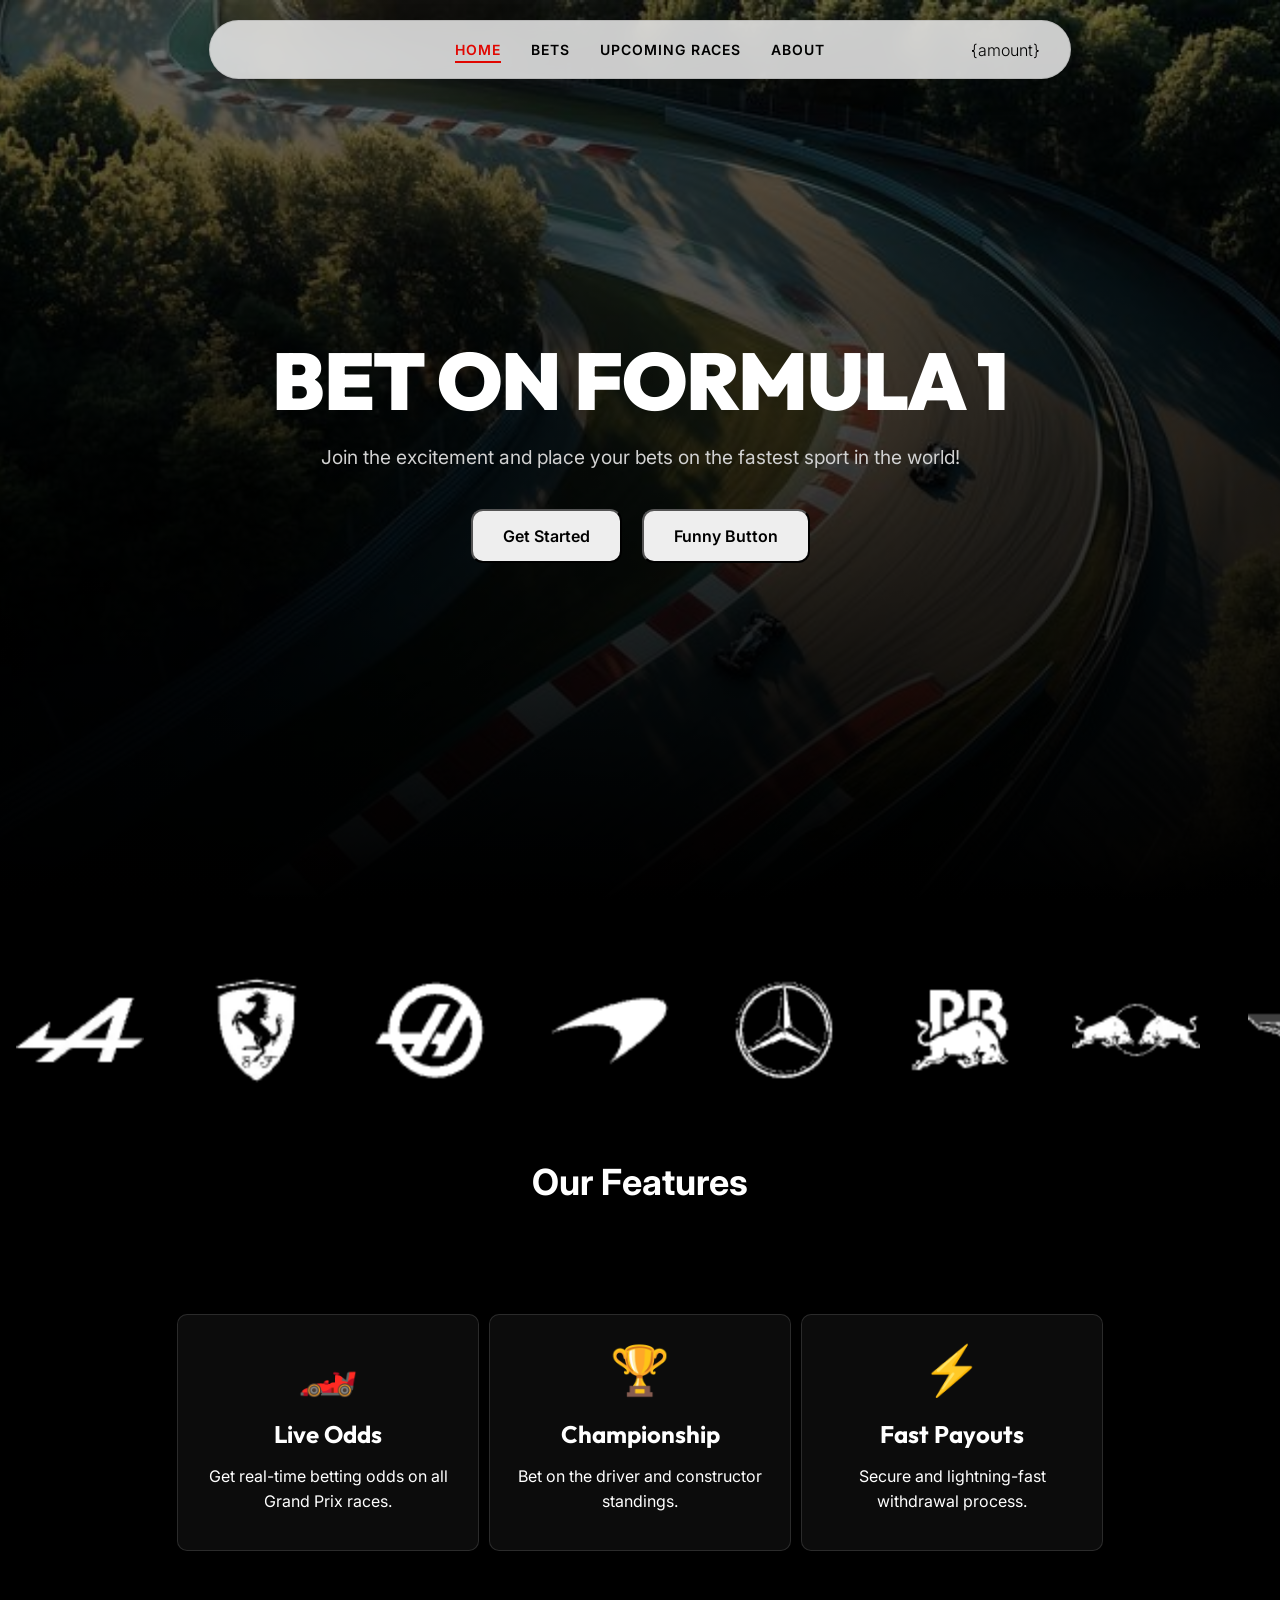
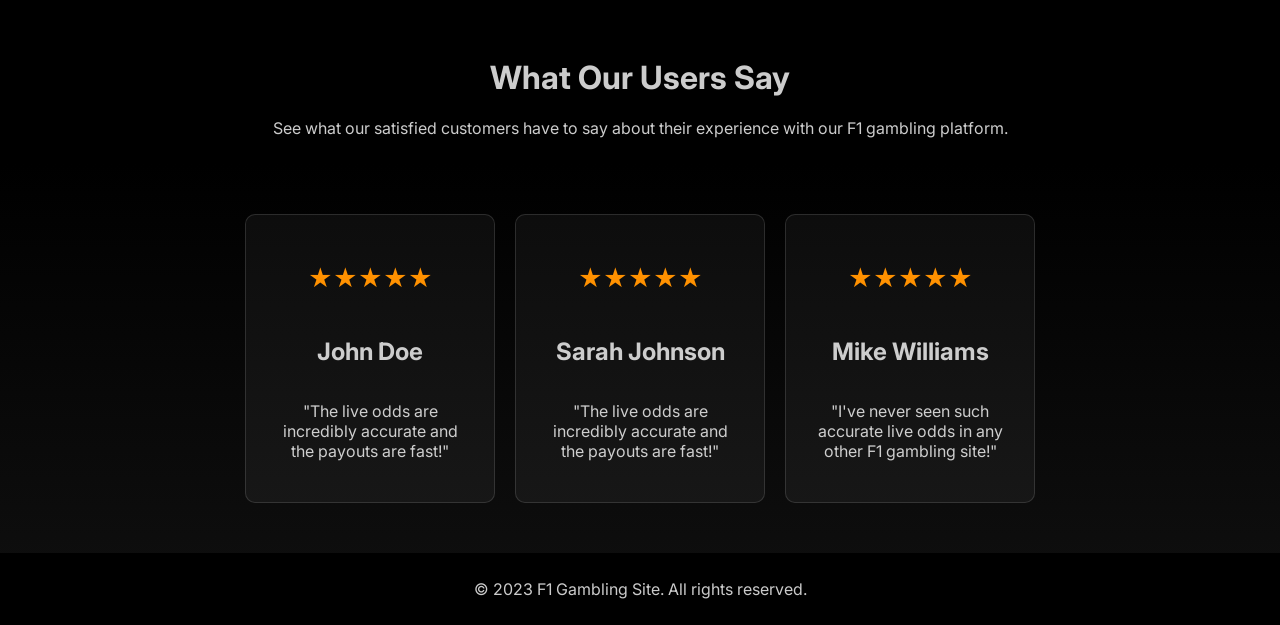
<file: index.html>
<!DOCTYPE html>
<html lang="en">

<head>
    <meta charset="UTF-8">
    <meta name="viewport" content="width=device-width, initial-scale=1.0">
    <link rel="stylesheet" href="./globals.css">
    <link href="https://fonts.googleapis.com/css2?family=Inter:wght@400;600;800&family=Outfit:wght@700;900&display=swap"
        rel="stylesheet">
    <link rel="stylesheet" href="./index.css">
    <title>F1 Gambling Site</title>
</head>

<body>
    <nav>
        <div class="nav-links">
            <a href="/index.html" class="active">Home</a>
            <a href="/pages/bet.html">Bets</a>
            <a href="/pages/upcoming.html">Upcoming Races</a>
            <a href="/pages/about.html">About</a>
        </div>
        <div class="amount">{amount}</div>

    </nav>
    

    <header class="hero">
        <div class="hero-overlay"></div>
        <img class="hero-bg"
            src="/pictures/Temp Landing BG.jpg"
            alt="F1 Racing Car">
        <div class="hero-content">
            <h1 id="title">Bet on Formula 1</h1>
            <h5>Join the excitement and place your bets on the fastest sport in the world!</h5>
            <div class="hero-buttons">
                <button href="/pages/bet.html">Get Started</button>
                <button>Funny Button</button>
            </div>
        </div>
    </header>
    
     <div class="carousel">
        <div class="group_carousel">
            <img class="team_card" src="/pictures/team_logos/2025alpinelogowhite.avif" alt="">
            <img class="team_card" src="/pictures/team_logos/2025ferrarilogolight.avif" alt="">
            <img class="team_card" src="/pictures/team_logos/2025haaslogowhite.avif" alt="">
            <img class="team_card" src="/pictures/team_logos/2025mclarenlogowhite.avif" alt="">
            <img class="team_card" src="/pictures/team_logos/2025mercedeslogowhite.avif" alt="">
            <img class="team_card" src="/pictures/team_logos/2025racingbullslogowhite.avif" alt="">
            <img class="team_card" src="/pictures/team_logos/2025redbullracinglogowhite.avif" alt="">
            <img class="team_card" src="/pictures/team_logos/2025astonmartinlogowhite.avif" alt="">
            <img class="team_card" src="/pictures/team_logos/2025williamslogowhite.avif" alt="">
            <img class="team_card" src="/pictures/team_logos/2026audilogowhite.avif" alt="">
            <img class="team_card" src="/pictures/team_logos/2026cadillaclogowhite.avif" alt="">
        </div>

        <div aria-hidden class="group_carousel">
             <img class="team_card" src="/pictures/team_logos/2025alpinelogowhite.avif" alt="">
            <img class="team_card" src="/pictures/team_logos/2025ferrarilogolight.avif" alt="">
            <img class="team_card" src="/pictures/team_logos/2025haaslogowhite.avif" alt="">
            <img class="team_card" src="/pictures/team_logos/2025mclarenlogowhite.avif" alt="">
            <img class="team_card" src="/pictures/team_logos/2025mercedeslogowhite.avif" alt="">
            <img class="team_card" src="/pictures/team_logos/2025racingbullslogowhite.avif" alt="">
            <img class="team_card" src="/pictures/team_logos/2025redbullracinglogowhite.avif" alt="">
            <img class="team_card" src="/pictures/team_logos/2025astonmartinlogowhite.avif" alt="">
            <img class="team_card" src="/pictures/team_logos/2025williamslogowhite.avif" alt="">
            <img class="team_card" src="/pictures/team_logos/2026audilogowhite.avif" alt="">
            <img class="team_card" src="/pictures/team_logos/2026cadillaclogowhite.avif" alt="">
        </div>

       
    </div>
    <div class="feature-header">
        <h2>Our Features</h2>
    </div>
    <main class="features">

        <div id="card" class="feature-card">
            <div class="icon">🏎️</div>
            <h3>Live Odds</h3>
            <p>Get real-time betting odds on all Grand Prix races.</p>
        </div>
        
        <div class="feature-card">
            <div class="icon">🏆</div>
            <h3>Championship</h3>
            <p>Bet on the driver and constructor standings.</p>
        </div>
        <div class="feature-card">
            <div class="icon">⚡</div>
            <h3>Fast Payouts</h3>
            <p>Secure and lightning-fast withdrawal process.</p>
        </div>
    </main> 
    <div class="testimonial-headers">
            <h2>What Our Users Say</h2>
            <p>See what our satisfied customers have to say about their experience with our F1 gambling platform.</p>
    </div>
    
    <testimonials>
        
        
        <div class="testimonial-card">
            <p style="color: rgb(255, 145, 0); font-size: 1.5rem;">★★★★★</p>
            <h2>John Doe</h2>
            <p>"The live odds are incredibly accurate and the payouts are fast!"</p>
        </div>

        <div class="testimonial-card">
            <p style="color: rgb(255, 145, 0); font-size: 1.5rem;">★★★★★</p>
            <h2>Sarah Johnson</h2>
            <p>"The live odds are incredibly accurate and the payouts are fast!"</p>
        </div>

        <div class="testimonial-card">
            <p style="color: rgb(255, 145, 0); font-size: 1.5rem;">★★★★★</p>
            <h2>Mike Williams</h2>
            <p>"I've never seen such accurate live odds in any other F1 gambling site!"</p>
        </div>
       
    </testimonials>

    <footer>
        <p>&copy; 2023 F1 Gambling Site. All rights reserved.</p>
    </footer>
    </about>
</body>

</html>
</file>
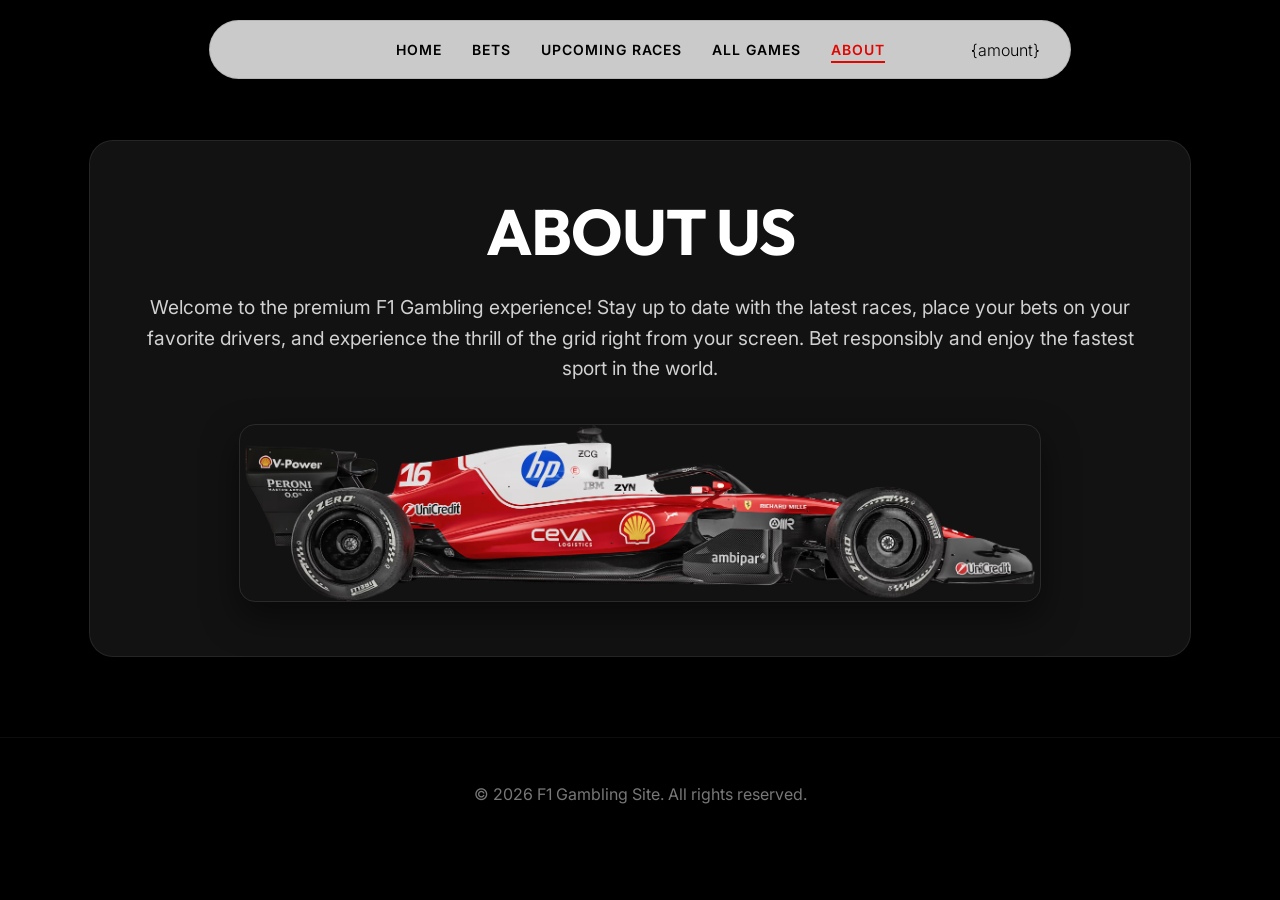
<file: pages/about.html>
<!DOCTYPE html>
<html lang="en">
<head>
    <meta charset="UTF-8">
    <meta name="viewport" content="width=device-width, initial-scale=1.0">
    <link rel="stylesheet" href="../globals.css">
    <link href="https://fonts.googleapis.com/css2?family=Inter:wght@400;600;800&family=Outfit:wght@700;900&display=swap" rel="stylesheet">
    <title>About Us</title>
    <style>
        .about-container {
            max-width: 1000px;
            margin: 140px auto 80px auto;
            padding: 50px;
            background: rgba(30, 30, 30, 0.6);
            backdrop-filter: blur(16px);
            -webkit-backdrop-filter: blur(16px);
            border: 1px solid rgba(255, 255, 255, 0.08);
            border-radius: 24px;
            box-shadow: 0 20px 40px rgba(0, 0, 0, 0.4);
            text-align: center;
        }

        .about-container h1 {
            font-family: 'Outfit', sans-serif;
            font-size: 4rem;
            color: var(--hero-text);
            margin: 0 0 20px 0;
            text-transform: uppercase;
            letter-spacing: -1px;
        }

        .about-container p {
            font-family: 'Inter', sans-serif;
            font-size: 1.2rem;
            color: #d1d1d1;
            line-height: 1.6;
            margin-bottom: 40px;
        }

        .about-image {
            width: 100%;
            max-width: 800px;
            height: auto;
            border-radius: 16px;
            box-shadow: 0 15px 35px rgba(0, 0, 0, 0.5);
            border: 1px solid rgba(255, 255, 255, 0.1);
        }

        footer {
            text-align: center;
            padding: 30px;
            color: #777;
            font-family: 'Inter', sans-serif;
            border-top: 1px solid rgba(255, 255, 255, 0.05);
            margin-top: 40px;
        }
    </style>
</head>
<body>
    <nav>
        <div class="nav-links">
            <a href="/index.html">Home</a>
            <a href="/pages/bet.html">Bets</a>
            <a href="/pages/upcoming.html">Upcoming Races</a>
            <a href="/pages/betgames.html">All Games</a>
            <a href="/pages/about.html" class="active">About</a>
        </div>
        <div class="amount">{amount}</div>
    </nav>

    <div class="about-container">
        <h1>About Us</h1>
        <p>Welcome to the premium F1 Gambling experience! Stay up to date with the latest races, place your bets on your favorite drivers, and experience the thrill of the grid right from your screen. Bet responsibly and enjoy the fastest sport in the world.</p>
        <img class="about-image" src="/pictures/About Page Car.avif" alt="F1 Car">
    </div>

    <footer>
        <p>&copy; 2026 F1 Gambling Site. All rights reserved.</p>
    </footer>
</body>
</html>
</file>
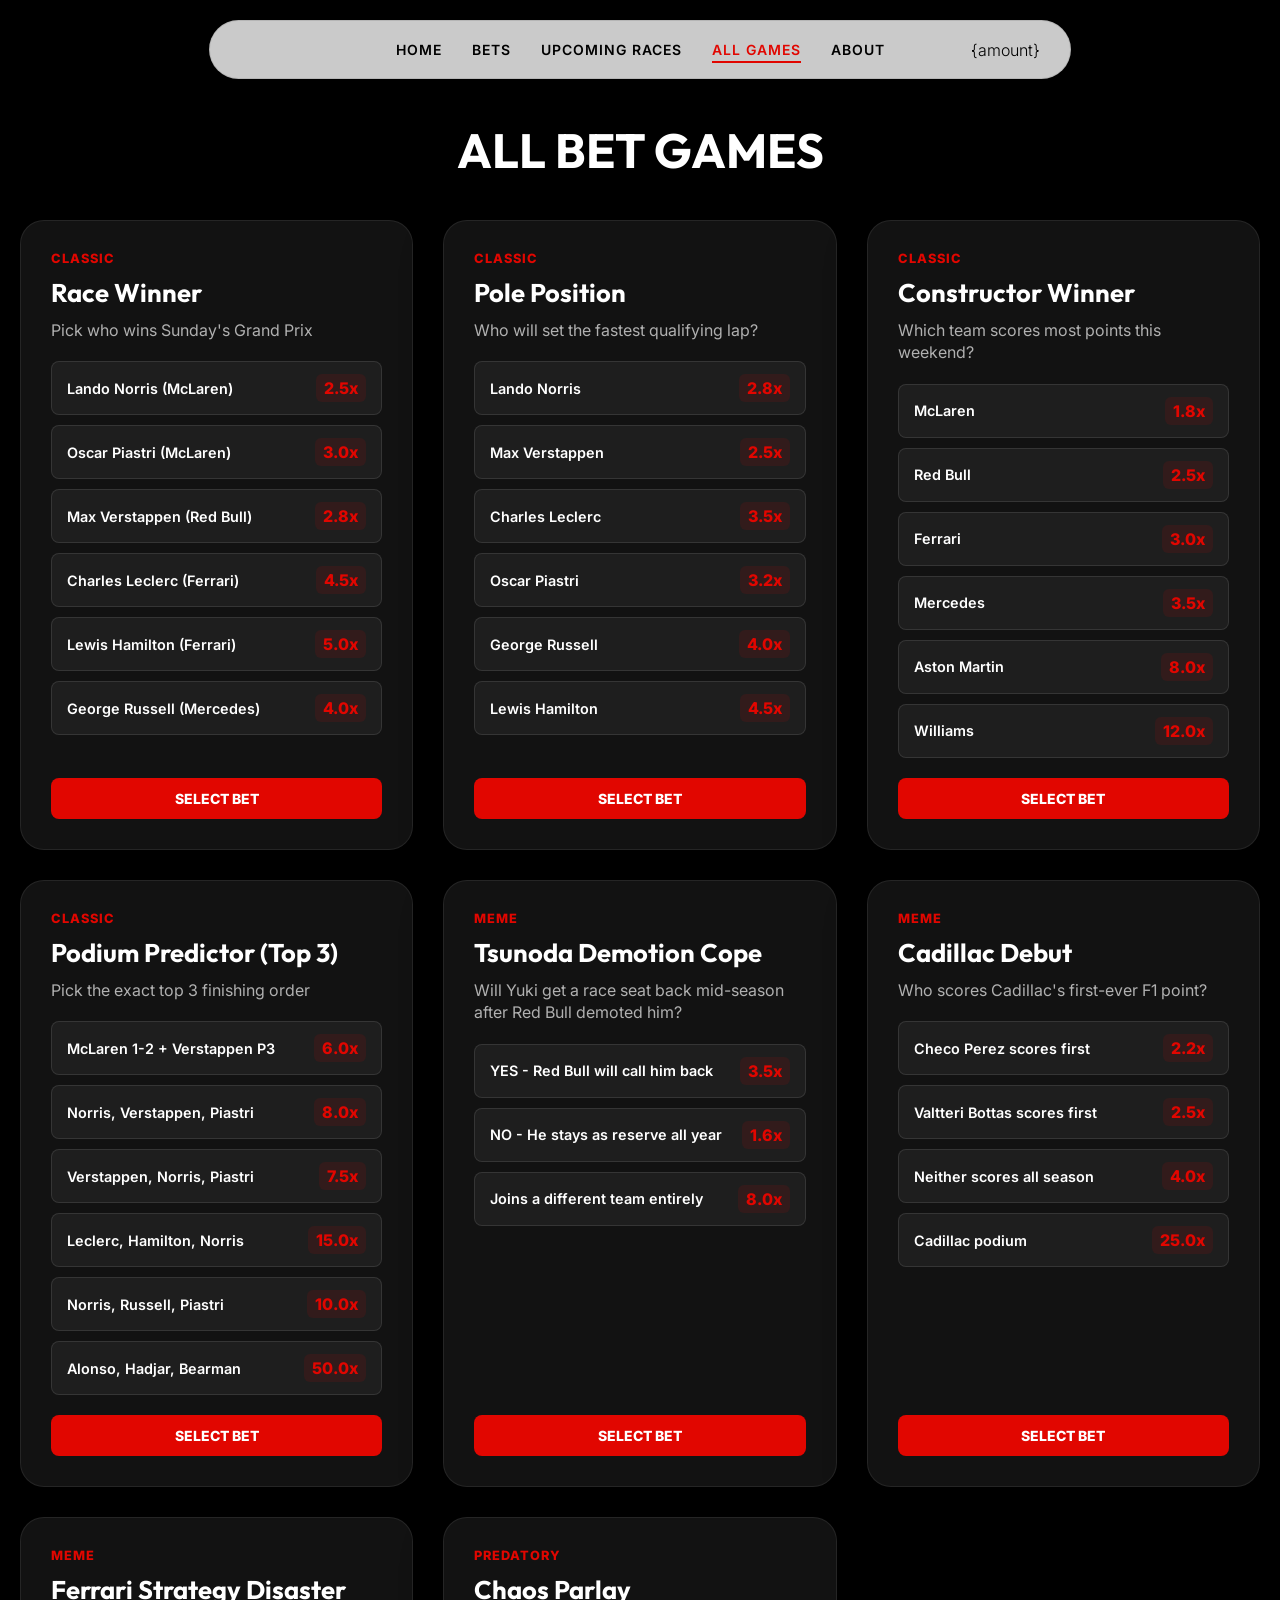
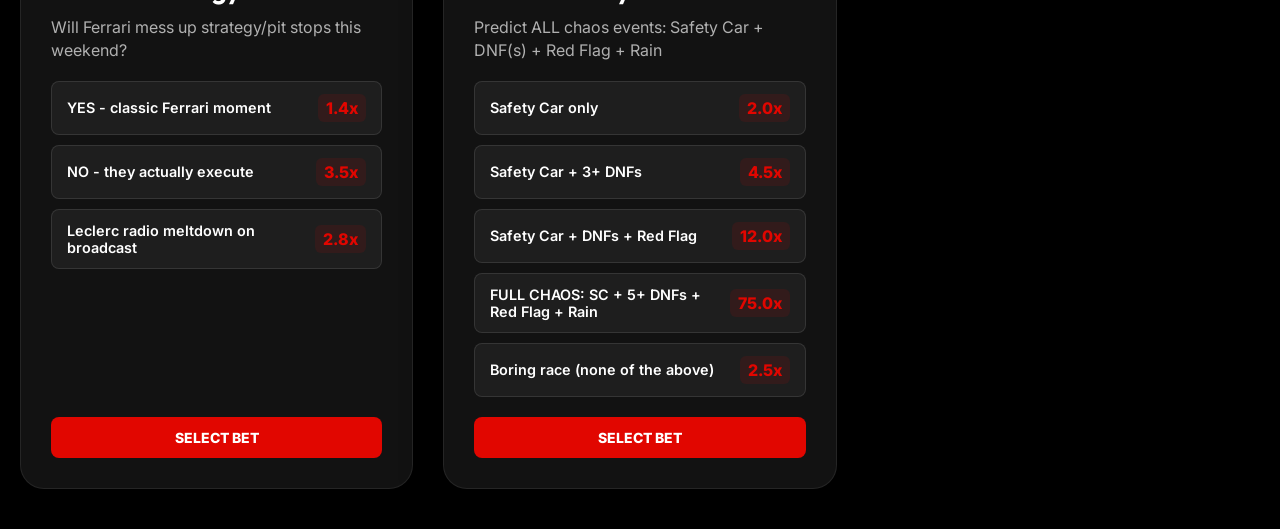
<file: pages/betgames.html>
<!DOCTYPE html>
<html lang="en">
<head>
    <meta charset="UTF-8">
    <meta name="viewport" content="width=device-width, initial-scale=1.0">
    <link rel="stylesheet" href="../globals.css">
    <link href="https://fonts.googleapis.com/css2?family=Inter:wght@400;600;800&family=Outfit:wght@700;900&display=swap" rel="stylesheet">
    <title>All Bet Games</title>
    <style>
        /* 
           Styling designed to match the global theme. 
           Per instructions, no animations or transitions have been added. 
        */
        body {
            background-color: var(--bg-color);
            color: var(--text-color);
            margin: 0;
            font-family: 'Inter', sans-serif;
        }

        .games-wrapper {
            max-width: 1400px;
            margin: 120px auto 40px auto;
            padding: 0 20px;
        }
        
        .games-header {
            text-align: center;
            margin-bottom: 40px;
        }
        
        .games-header h1 {
            font-family: 'Outfit', sans-serif;
            font-size: 3rem;
            color: var(--hero-text);
            margin: 0;
            text-transform: uppercase;
        }
        
        .games-grid {
            display: grid;
            grid-template-columns: repeat(auto-fill, minmax(350px, 1fr));
            gap: 30px;
            justify-content: center;
        }
        
        .game-card {
            background: rgba(30, 30, 30, 0.6);
            backdrop-filter: blur(16px);
            -webkit-backdrop-filter: blur(16px);
            border: 1px solid rgba(255, 255, 255, 0.08);
            border-radius: 24px;
            padding: 30px;
            box-shadow: 0 20px 40px rgba(0, 0, 0, 0.4);
            display: flex;
            flex-direction: column;
            color: #ffffff;
        }
        
        .game-card .category {
            text-transform: uppercase;
            font-size: 0.8rem;
            letter-spacing: 1px;
            color: var(--accent-color);
            margin-bottom: 10px;
            font-weight: 800;
        }
        
        .game-card h2 {
            font-family: 'Outfit', sans-serif;
            font-size: 1.6rem;
            margin: 0 0 10px 0;
            color: #ffffff;
        }
        
        .game-card p.desc {
            font-family: 'Inter', sans-serif;
            font-size: 1rem;
            color: #b0b0b0;
            margin: 0 0 20px 0;
            line-height: 1.4;
        }
        
        .options-list {
            display: flex;
            flex-direction: column;
            gap: 10px;
            margin-bottom: 20px;
            flex-grow: 1;
        }
        
        .option-item {
            background: rgba(255, 255, 255, 0.05);
            border: 1px solid rgba(255, 255, 255, 0.1);
            padding: 12px 15px;
            border-radius: 8px;
            display: flex;
            justify-content: space-between;
            align-items: center;
            cursor: pointer;
        }

        .option-item:hover {
            background: rgba(255, 255, 255, 0.1);
            border-color: var(--accent-color);
        }
        
        .option-label {
            font-weight: 600;
            font-size: 0.9rem;
        }
        
        .option-multiplier {
            color: var(--accent-color);
            font-weight: 800;
            background: rgba(225, 6, 0, 0.1);
            padding: 4px 8px;
            border-radius: 6px;
        }
        
        .place-bet-btn {
            background-color: var(--accent-color);
            color: #ffffff;
            padding: 12px;
            border-radius: 8px;
            border: none;
            font-weight: 800;
            text-transform: uppercase;
            cursor: pointer;
            width: 100%;
            font-family: 'Inter', sans-serif;
            font-size: 14px;
        }

        .place-bet-btn:hover {
            background-color: #c00500;
        }

    </style>
</head>
<body>
    <nav>
        <div class="nav-links">
            <a href="/index.html">Home</a>
            <a href="/pages/bet.html">Bets</a>
            <a href="/pages/upcoming.html">Upcoming Races</a>
            <a href="/pages/betgames.html" class="active">All Games</a>
            <a href="/pages/about.html">About</a>
        </div>
        <div class="amount">{amount}</div>
    </nav>

    <div class="games-wrapper">
        <div class="games-header">
            <h1>All Bet Games</h1>
        </div>

        <div class="games-grid">
            
            <!-- Game 1: Race Winner -->
            <div class="game-card">
                <div class="category">classic</div>
                <h2>Race Winner</h2>
                <p class="desc">Pick who wins Sunday's Grand Prix</p>
                <div class="options-list">
                    <div class="option-item">
                        <span class="option-label">Lando Norris (McLaren)</span>
                        <span class="option-multiplier">2.5x</span>
                    </div>
                    <div class="option-item">
                        <span class="option-label">Oscar Piastri (McLaren)</span>
                        <span class="option-multiplier">3.0x</span>
                    </div>
                    <div class="option-item">
                        <span class="option-label">Max Verstappen (Red Bull)</span>
                        <span class="option-multiplier">2.8x</span>
                    </div>
                    <div class="option-item">
                        <span class="option-label">Charles Leclerc (Ferrari)</span>
                        <span class="option-multiplier">4.5x</span>
                    </div>
                    <div class="option-item">
                        <span class="option-label">Lewis Hamilton (Ferrari)</span>
                        <span class="option-multiplier">5.0x</span>
                    </div>
                    <div class="option-item">
                        <span class="option-label">George Russell (Mercedes)</span>
                        <span class="option-multiplier">4.0x</span>
                    </div>
                </div>
                <button class="place-bet-btn">Select Bet</button>
            </div>

            <!-- Game 2: Pole Position -->
            <div class="game-card">
                <div class="category">classic</div>
                <h2>Pole Position</h2>
                <p class="desc">Who will set the fastest qualifying lap?</p>
                <div class="options-list">
                    <div class="option-item">
                        <span class="option-label">Lando Norris</span>
                        <span class="option-multiplier">2.8x</span>
                    </div>
                    <div class="option-item">
                        <span class="option-label">Max Verstappen</span>
                        <span class="option-multiplier">2.5x</span>
                    </div>
                    <div class="option-item">
                        <span class="option-label">Charles Leclerc</span>
                        <span class="option-multiplier">3.5x</span>
                    </div>
                    <div class="option-item">
                        <span class="option-label">Oscar Piastri</span>
                        <span class="option-multiplier">3.2x</span>
                    </div>
                    <div class="option-item">
                        <span class="option-label">George Russell</span>
                        <span class="option-multiplier">4.0x</span>
                    </div>
                    <div class="option-item">
                        <span class="option-label">Lewis Hamilton</span>
                        <span class="option-multiplier">4.5x</span>
                    </div>
                </div>
                <button class="place-bet-btn">Select Bet</button>
            </div>

            <!-- Game 3: Constructor Winner -->
            <div class="game-card">
                <div class="category">classic</div>
                <h2>Constructor Winner</h2>
                <p class="desc">Which team scores most points this weekend?</p>
                <div class="options-list">
                    <div class="option-item">
                        <span class="option-label">McLaren</span>
                        <span class="option-multiplier">1.8x</span>
                    </div>
                    <div class="option-item">
                        <span class="option-label">Red Bull</span>
                        <span class="option-multiplier">2.5x</span>
                    </div>
                    <div class="option-item">
                        <span class="option-label">Ferrari</span>
                        <span class="option-multiplier">3.0x</span>
                    </div>
                    <div class="option-item">
                        <span class="option-label">Mercedes</span>
                        <span class="option-multiplier">3.5x</span>
                    </div>
                    <div class="option-item">
                        <span class="option-label">Aston Martin</span>
                        <span class="option-multiplier">8.0x</span>
                    </div>
                    <div class="option-item">
                        <span class="option-label">Williams</span>
                        <span class="option-multiplier">12.0x</span>
                    </div>
                </div>
                <button class="place-bet-btn">Select Bet</button>
            </div>

            <!-- Game 4: Podium Predictor -->
            <div class="game-card">
                <div class="category">classic</div>
                <h2>Podium Predictor (Top 3)</h2>
                <p class="desc">Pick the exact top 3 finishing order</p>
                <div class="options-list">
                    <div class="option-item">
                        <span class="option-label">McLaren 1-2 + Verstappen P3</span>
                        <span class="option-multiplier">6.0x</span>
                    </div>
                    <div class="option-item">
                        <span class="option-label">Norris, Verstappen, Piastri</span>
                        <span class="option-multiplier">8.0x</span>
                    </div>
                    <div class="option-item">
                        <span class="option-label">Verstappen, Norris, Piastri</span>
                        <span class="option-multiplier">7.5x</span>
                    </div>
                    <div class="option-item">
                        <span class="option-label">Leclerc, Hamilton, Norris</span>
                        <span class="option-multiplier">15.0x</span>
                    </div>
                    <div class="option-item">
                        <span class="option-label">Norris, Russell, Piastri</span>
                        <span class="option-multiplier">10.0x</span>
                    </div>
                    <div class="option-item">
                        <span class="option-label">Alonso, Hadjar, Bearman</span>
                        <span class="option-multiplier">50.0x</span>
                    </div>
                </div>
                <button class="place-bet-btn">Select Bet</button>
            </div>

            <!-- Game 5: Tsunoda Demotion Cope -->
            <div class="game-card">
                <div class="category">meme</div>
                <h2>Tsunoda Demotion Cope</h2>
                <p class="desc">Will Yuki get a race seat back mid-season after Red Bull demoted him?</p>
                <div class="options-list">
                    <div class="option-item">
                        <span class="option-label">YES - Red Bull will call him back</span>
                        <span class="option-multiplier">3.5x</span>
                    </div>
                    <div class="option-item">
                        <span class="option-label">NO - He stays as reserve all year</span>
                        <span class="option-multiplier">1.6x</span>
                    </div>
                    <div class="option-item">
                        <span class="option-label">Joins a different team entirely</span>
                        <span class="option-multiplier">8.0x</span>
                    </div>
                </div>
                <button class="place-bet-btn">Select Bet</button>
            </div>

            <!-- Game 6: Cadillac Debut -->
            <div class="game-card">
                <div class="category">meme</div>
                <h2>Cadillac Debut</h2>
                <p class="desc">Who scores Cadillac's first-ever F1 point?</p>
                <div class="options-list">
                    <div class="option-item">
                        <span class="option-label">Checo Perez scores first</span>
                        <span class="option-multiplier">2.2x</span>
                    </div>
                    <div class="option-item">
                        <span class="option-label">Valtteri Bottas scores first</span>
                        <span class="option-multiplier">2.5x</span>
                    </div>
                    <div class="option-item">
                        <span class="option-label">Neither scores all season</span>
                        <span class="option-multiplier">4.0x</span>
                    </div>
                    <div class="option-item">
                        <span class="option-label">Cadillac podium</span>
                        <span class="option-multiplier">25.0x</span>
                    </div>
                </div>
                <button class="place-bet-btn">Select Bet</button>
            </div>

            <!-- Game 7: Ferrari Strategy Disaster -->
            <div class="game-card">
                <div class="category">meme</div>
                <h2>Ferrari Strategy Disaster</h2>
                <p class="desc">Will Ferrari mess up strategy/pit stops this weekend?</p>
                <div class="options-list">
                    <div class="option-item">
                        <span class="option-label">YES - classic Ferrari moment</span>
                        <span class="option-multiplier">1.4x</span>
                    </div>
                    <div class="option-item">
                        <span class="option-label">NO - they actually execute</span>
                        <span class="option-multiplier">3.5x</span>
                    </div>
                    <div class="option-item">
                        <span class="option-label">Leclerc radio meltdown on broadcast</span>
                        <span class="option-multiplier">2.8x</span>
                    </div>
                </div>
                <button class="place-bet-btn">Select Bet</button>
            </div>

            <!-- Game 8: Chaos Parlay -->
            <div class="game-card">
                <div class="category">predatory</div>
                <h2>Chaos Parlay</h2>
                <p class="desc">Predict ALL chaos events: Safety Car + DNF(s) + Red Flag + Rain</p>
                <div class="options-list">
                    <div class="option-item">
                        <span class="option-label">Safety Car only</span>
                        <span class="option-multiplier">2.0x</span>
                    </div>
                    <div class="option-item">
                        <span class="option-label">Safety Car + 3+ DNFs</span>
                        <span class="option-multiplier">4.5x</span>
                    </div>
                    <div class="option-item">
                        <span class="option-label">Safety Car + DNFs + Red Flag</span>
                        <span class="option-multiplier">12.0x</span>
                    </div>
                    <div class="option-item">
                        <span class="option-label">FULL CHAOS: SC + 5+ DNFs + Red Flag + Rain</span>
                        <span class="option-multiplier">75.0x</span>
                    </div>
                    <div class="option-item">
                        <span class="option-label">Boring race (none of the above)</span>
                        <span class="option-multiplier">2.5x</span>
                    </div>
                </div>
                <button class="place-bet-btn">Select Bet</button>
            </div>

        </div>
    </div>
</body>
</html>
</file>
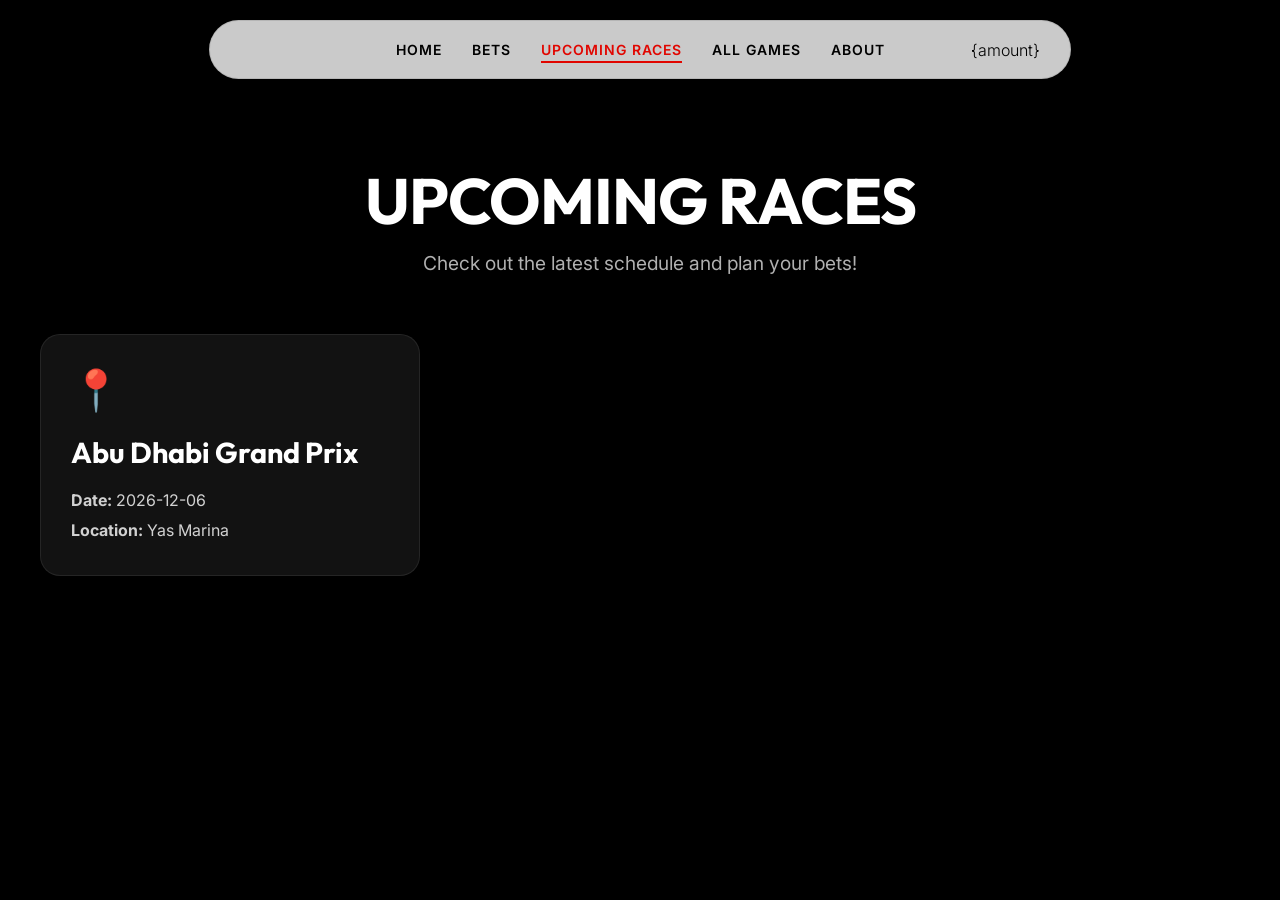
<file: pages/upcoming.html>
<!DOCTYPE html>
<html lang="en">
<head>
    <meta charset="UTF-8">
    <meta name="viewport" content="width=device-width, initial-scale=1.0">
    <link rel="stylesheet" href="../globals.css">
    <link href="https://fonts.googleapis.com/css2?family=Inter:wght@400;600;800&family=Outfit:wght@700;900&display=swap" rel="stylesheet">
    <title>Upcoming Races</title>
    <style>
        .page-header {
            text-align: center;
            margin-top: 120px;
            padding: 40px 20px;
        }
        
        .page-header h1 {
            font-family: 'Outfit', sans-serif;
            font-size: 4rem;
            color: var(--hero-text);
            margin: 0;
            text-transform: uppercase;
            letter-spacing: -1px;
        }
        
        .page-header p {
            font-family: 'Inter', sans-serif;
            color: #b0b0b0;
            font-size: 1.2rem;
            margin-top: 10px;
        }

        .races-grid {
            display: grid;
            grid-template-columns: repeat(auto-fill, minmax(320px, 1fr));
            gap: 30px;
            max-width: 1200px;
            margin: 0 auto 80px auto;
            padding: 0 20px;
        }

        .race-card {
            background: rgba(30, 30, 30, 0.6);
            backdrop-filter: blur(16px);
            -webkit-backdrop-filter: blur(16px);
            border: 1px solid rgba(255, 255, 255, 0.08);
            border-radius: 20px;
            padding: 30px;
            box-shadow: 0 20px 40px rgba(0, 0, 0, 0.4);
            transition: transform 0.3s ease, border-color 0.3s ease, box-shadow 0.3s ease;
            display: flex;
            flex-direction: column;
            color: #ffffff;
        }

        .race-card:hover {
            transform: translateY(-8px);
            border-color: var(--accent-color);
            box-shadow: 0 30px 60px rgba(0, 0, 0, 0.6);
        }

        .race-card .icon {
            font-size: 2.5rem;
            margin-bottom: 20px;
        }

        .race-card h3 {
            font-family: 'Outfit', sans-serif;
            font-size: 1.8rem;
            margin: 0 0 15px 0;
            color: #ffffff;
        }

        .race-card p {
            font-family: 'Inter', sans-serif;
            font-size: 1rem;
            color: #d1d1d1;
            margin: 5px 0;
        }
        
        .sprint-badge {
            display: inline-block;
            background: rgba(225, 6, 0, 0.1);
            color: var(--accent-color);
            padding: 6px 12px;
            border-radius: 8px;
            font-weight: 800;
            font-size: 0.9rem;
            margin-top: 20px;
            border: 1px solid rgba(225, 6, 0, 0.3);
            text-transform: uppercase;
        }
    </style>
</head>
<body>
    <nav>
        <div class="nav-links">
            <a href="/index.html">Home</a>
            <a href="/pages/bet.html">Bets</a>
            <a href="/pages/upcoming.html" class="active">Upcoming Races</a>
            <a href="/pages/betgames.html">All Games</a>
            <a href="/pages/about.html">About</a>
        </div>
        <div class="amount">{amount}</div>
    </nav>

    <div class="page-header">
        <h1>Upcoming Races</h1>
        <p>Check out the latest schedule and plan your bets!</p>
    </div>
    
    <div id="upcoming-races" class="races-grid"></div>

    <script src="../upcomingraces.js"></script>
    <script>
        const container = document.getElementById("upcoming-races");

        Object.values(upcoming_races).forEach(race => {
            const div = document.createElement("div");
            div.className = "race-card";
            
            const sprintBadge = race.sprint 
                ? `<div class="sprint-badge">🏁 Sprint Weekend</div>` 
                : "";
            
            div.innerHTML = `
                <div class="icon">📍</div>
                <h3>${race.name}</h3>
                <p><strong>Date:</strong> ${race.date}</p>
                <p><strong>Location:</strong> ${race.location}</p>
                ${sprintBadge}
            `;
            container.appendChild(div);
        });
    </script>
</body>
</html>
</file>
<file: globals.css>
:root {
    --bg-color: #000000;
    --nav-bg: rgba(238, 238, 238, 0.85);
    --text-color: #000000;
    --accent-color: #e10600;
    --btn-bg: #eeeeee;
    --btn-hover: #00000048;
    

    --hero-text: #ffffff;
}

body {
    margin: 0;
    font-family: 'Inter', sans-serif;
    background-color: var(--bg-color);
    color: var(--text-color);
    overflow-x: hidden;
}

/* Navigation */
nav {
    position: fixed;
    top: 20px;
    left: 50%;
    transform: translateX(-50%);
    width: 90%;
    max-width: 800px;
    border-radius: 40px;
    background-color: var(--nav-bg);
    border: 1px solid rgba(0, 0, 0, 0.1);
    padding: 15px 30px;
    display: flex;
    align-items: center;
    justify-content: center;
    backdrop-filter: blur(10px);
    -webkit-backdrop-filter: blur(10px);
    z-index: 1000;
    box-shadow: 0 10px 30px rgba(0, 0, 0, 0.1);
    transition: all 0.3s ease;
}

nav:hover {
    box-shadow: 0 15px 35px rgba(0, 0, 0, 0.15);
}

.nav-links {
    display: flex;
    gap: 30px;
}

nav a {
    color: var(--text-color);
    text-decoration: none;
    font-size: 14px;
    font-weight: 600;
    letter-spacing: 1px;
    text-transform: uppercase;
    position: relative;
    padding: 5px 0;
    transition: color 0.3s ease;
}

nav a::after {
    content: '';
    position: absolute;
    bottom: 0;
    left: 0;
    width: 0%;
    height: 2px;
    background-color: var(--accent-color);
    transition: width 0.3s ease;
}

nav a:hover {
    color: var(--accent-color);
}

nav a:hover::after {
    width: 100%;
}

nav a.active {
    color: var(--accent-color);
}

nav a.active::after {
    width: 100%;
}

.amount {
    position: inherit;
    right: 30px;
    font-size: 1rem;
    font-weight: 300;
    color: var(--text-color);
}

.amount:hover {
    color: var(--accent-color);
    transform: translateY(-1px);
}

/* Global Buttons */
button {
    background-color: var(--btn-bg);
    color: var(--text-color);
    padding: 15px 30px;
    border-radius: 12px;
    font-family: 'Inter', sans-serif;
    font-weight: 600;
    font-size: 16px;
    cursor: pointer;
    transition: all 0.4s cubic-bezier(0.25, 0.8, 0.25, 1);
    position: relative;
    overflow: hidden;
    z-index: 1;
}

button::before {
    content: '';
    position: absolute;
    top: 0;
    left: 0;
    width: 0%;
    height: 100%;
    background-color: var(--btn-hover);
    transition: all 0.4s cubic-bezier(0.25, 0.8, 0.25, 1);
    z-index: -1;
}

button:hover {
    color: var(--btn-bg);

}

button:hover::before {
    width: 100%;
}

@media (max-width: 900px) {
    nav {
        width: 95%;
        padding: 10px;
    }

    .nav-links {
        gap: 15px;
    }

    nav a {
        font-size: 12px;
    }
}

footer {
    background: linear-gradient(to bottom, rgba(39, 39, 39, 0.349));
    color: var(--nav-bg);
    text-align: center;
    padding: 10px;
}
</file>
<file: index.css>
.carousel{
    margin: 50px auto;
    width: 100%;
    display: flex;
    overflow-x:auto ;
}

.carousel::-webkit-scrollbar{
    display: none;
}

.group_carousel{
    display: flex;
    align-items: center;
    justify-content: center;
    gap: 1em;
    animation: spin 20s infinite linear;
    padding-right: 1em;
}

.team_card{
    flex: 0 0 8em;
    height: 8em;
    padding: 1em;
    border-radius: 10px;
    text-align: center;
    align-content: center;
}

@keyframes spin{
    from{translate: 0%;}
    to {transform: translateX(-100%);}
}

testimonials{
    background: linear-gradient(to bottom, rgba(0, 0, 0, 0.5), rgba(39, 39, 39, 0.349));
    display: flex;
    flex-direction: row;
    align-items: center;
    justify-content: center;
    padding: 40px 20px;
    color: var(--nav-bg);
    border-color: #e10600;
}
.testimonial-headers{
    display: flex;
    flex-direction: column;
    align-items: center;
    font-size: 1rem;
    margin-bottom: 10px;
    color: #ccc;
}
.testimonial-headers h2{
    font-size: 2rem;
    margin-bottom: 5px;
}
.testimonial-card{
    background: #eeeeee0c;
    border-radius: 10px;
    padding: 25px;
    margin: 10px;
    width: 250px;
    min-height: 220px;
    text-align: center;
    border: 1px solid rgba(255, 255, 255, 0.13);
    transition: transform 0.3s ease;
    display: flex;
    flex-direction: column;
    align-items: center;
    justify-content: flex-start;
    box-sizing: border-box;
}

/* --- Moved from globals.css --- */

/* Hero Section */
.hero {
    position: relative;
    height: 100vh;
    min-height: 600px;
    display: flex;
    align-items: center;
    justify-content: center;
    overflow: hidden;
}

.hero-bg {
    position: absolute;
    top: 0;
    left: 0;
    width: 100%;
    height: 100%;
    object-fit: cover;
    z-index: 1;
    animation: zoomIn 20s infinite alternate linear;
}

@keyframes zoomIn {
    0% {
        transform: scale(1);
    }
    100% {
        transform: scale(1.1);
    }
}

.hero-overlay {
    position: absolute;
    top: 0;
    left: 0;
    width: 100%;
    height: 100%;
    background: linear-gradient(to bottom, rgba(0, 0, 0, 0.5), rgb(0, 0, 0));
    z-index: 2;
}

.hero-content {
    position: relative;
    z-index: 3;
    text-align: center;
    max-width: 800px;
    padding: 0 20px;
    animation: fadeInUp 1s ease-out;
}

@keyframes fadeInUp {
    from {
        opacity: 0;
        transform: translateY(3px);
    }
    to {
        opacity: 1;
        transform: translateY(0);
    }
}

#title {
    font-family: 'Outfit', sans-serif;
    font-size: 5rem;
    font-weight: 900;
    margin: 0 0 20px 0;
    line-height: 1.1;
    color: var(--hero-text);
    text-transform: uppercase;
    letter-spacing: -1px;
}

.hero-content h5 {
    font-size: 1.2rem;
    font-weight: 400;
    margin: 0 0 40px 0;
    color: #d1d1d1;
}

/* Buttons */
.hero-buttons {
    display: flex;
    gap: 20px;
    justify-content: center;
}

/*About*/
about {
    color: var(--hero-text);
    display: flex;
    flex-direction: column;
    align-items: center;
    justify-content: center;
}

#about {
    padding: 40px 20px;
    text-align: center;
    align-items: center;
    justify-content: center;
}

#about h1 {
    top: 100px;
    font-size: 2.5rem;
    margin-bottom: 20px;
}

#about p {
    font-size: 1.2rem;
    color: #555;
}

#about img {
    width: 50%;
    height: auto;
    margin-top: 20px;
    border-radius: 10px;
}

/* Features Section */
.features {
    display: flex;
    justify-content: center;
    gap: 10px;
    padding: 80px 20px;
    margin: auto;
    flex-wrap: wrap;
    position: relative;
}

.feature-card {
    background: #eeeeee0c;
    border-radius: 10px;
    padding: 25px;
    width: 250px;
    text-align: center;
    border: 1px solid rgba(255, 255, 255, 0.13);
    transition: transform 0.3s ease;
}

.feature-card:hover {
    transform: translateY(-5px);
    box-shadow: 0 20px 40px rgba(0, 0, 0, 0.1);
    border-color: var(--accent-color);
}

.feature-card .icon {
    font-size: 3rem;
    margin-bottom: 20px;
}

.feature-card h3 {
    color: var(--hero-text);
    font-family: 'Outfit', sans-serif;
    font-size: 1.5rem;
    margin: 0 0 15px 0;
}

.feature-card p {
    color: #ffffff;
    line-height: 1.6;
    margin: 0px 0 10px 0;
}

.feature-header {
    color: var(--hero-text);
    text-align: center;
    font-size: 1.5rem;
    margin: 50px 0 10px 0;
}

@media (max-width: 900px) {
    #title {
        font-size: 3.5rem;
    }
    .hero-buttons {
        flex-direction: column;
    }
    .hero {
        min-height: 500px;
    }
}
</file>
